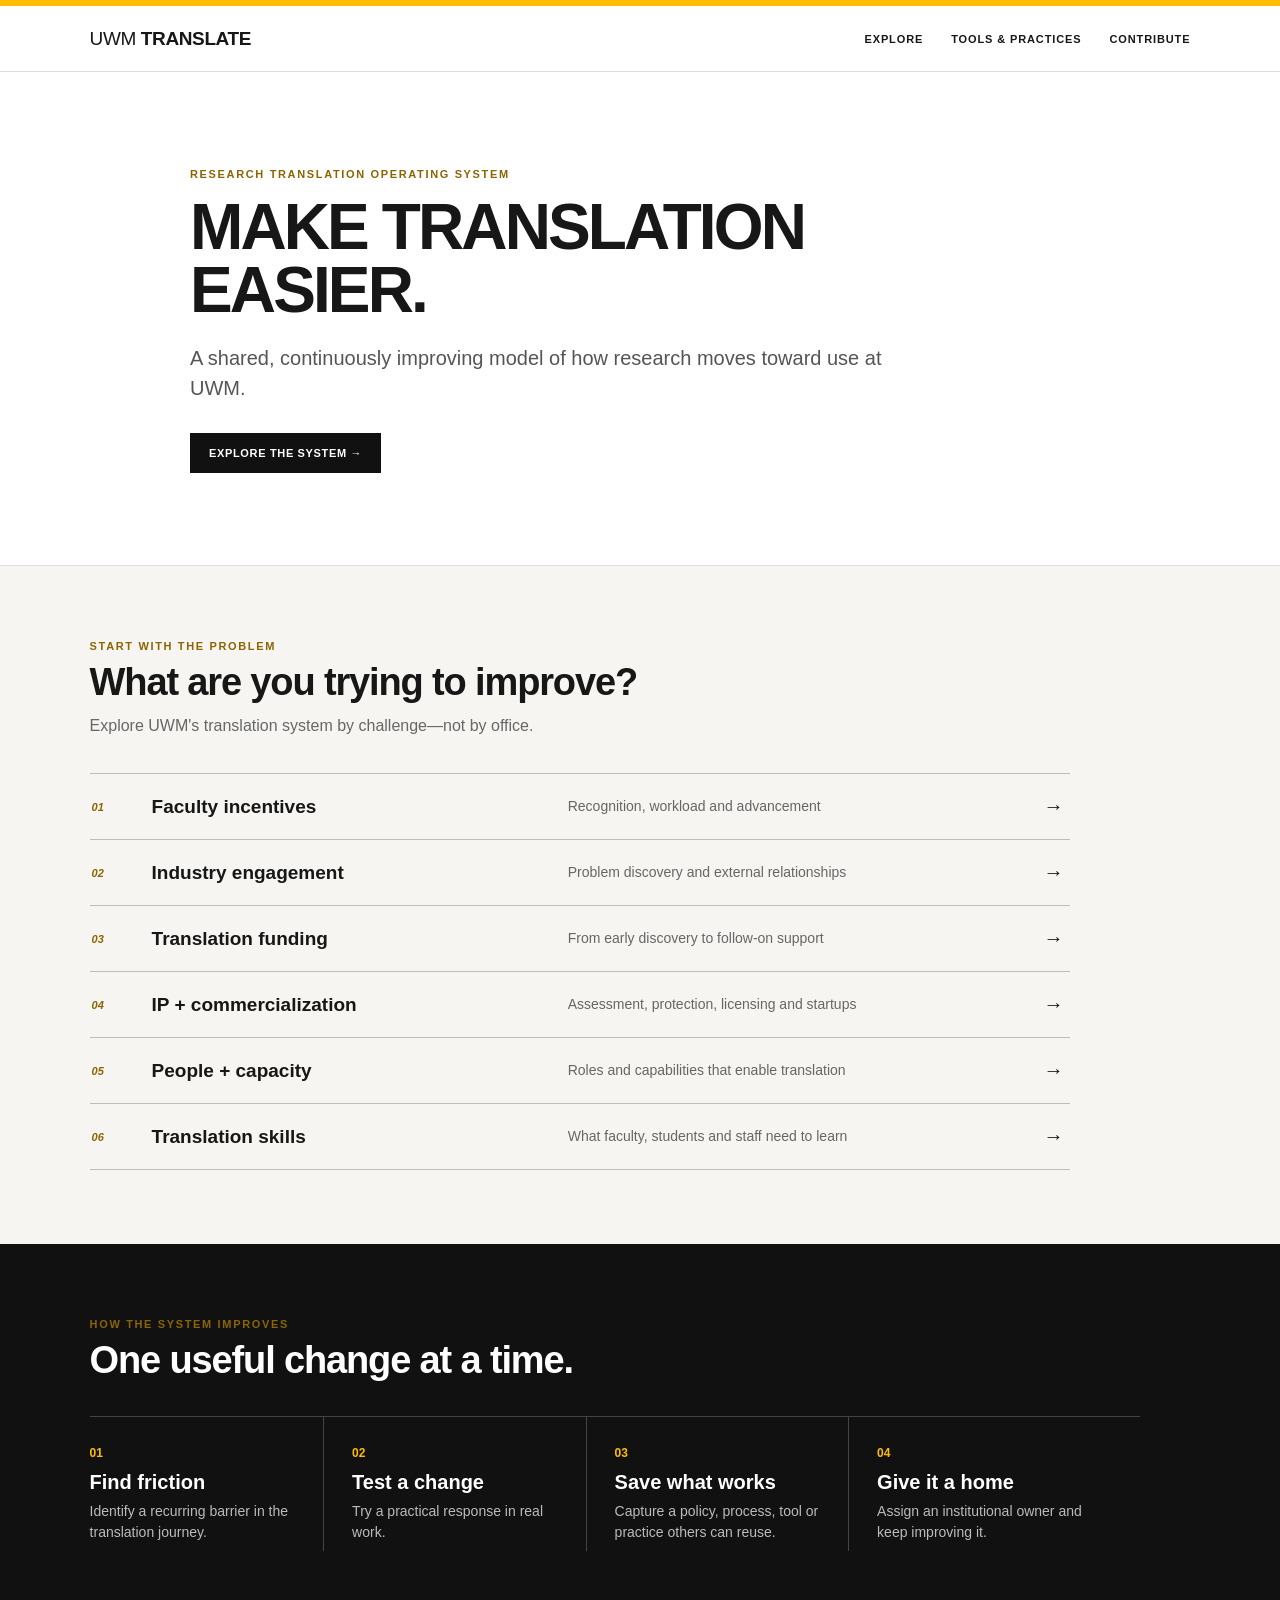
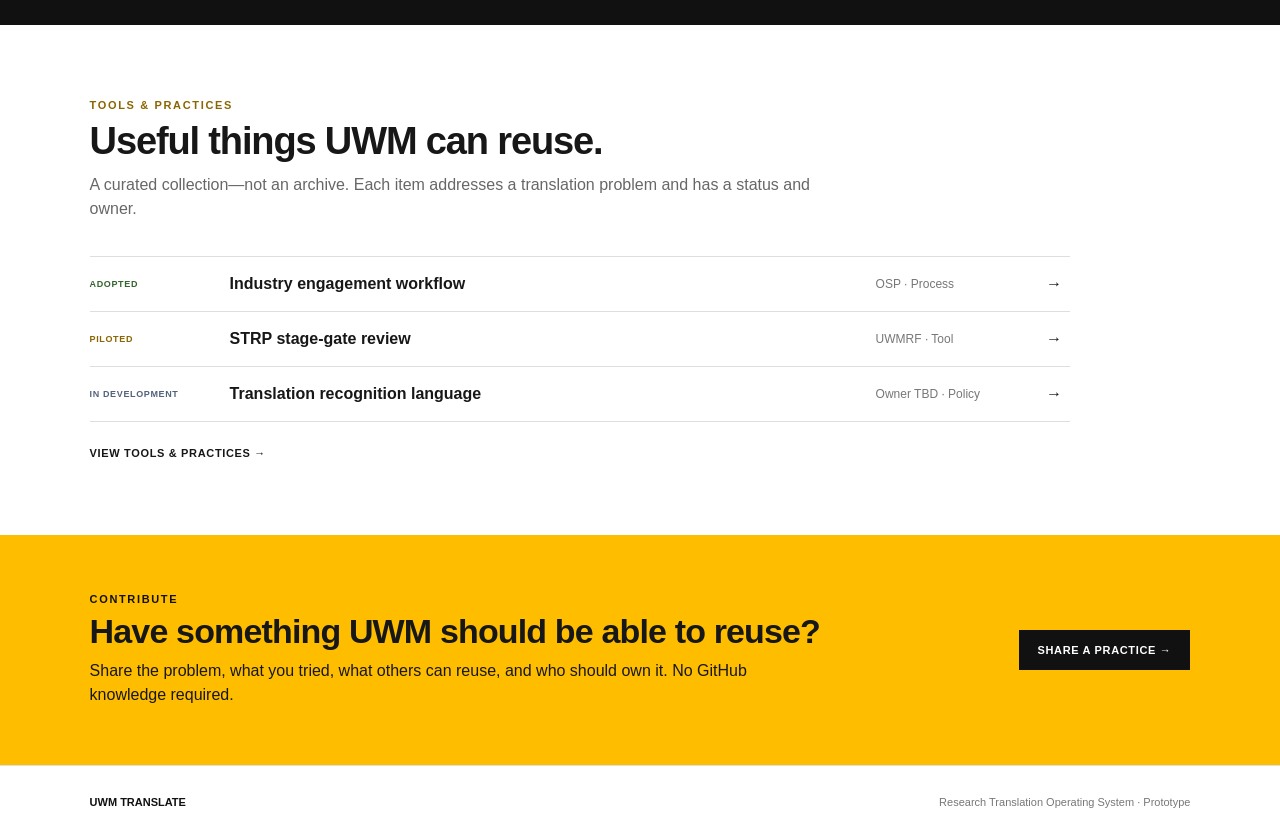
<file: index.html>
<!doctype html><html lang="en"><head><meta charset="utf-8"><meta name="viewport" content="width=device-width,initial-scale=1"><title>UWM TRANSLATE — Research Translation OS</title><link rel="stylesheet" href="styles.css"></head><body>
<header class="nav"><a class="brand" href="index.html">UWM <b>TRANSLATE</b></a><nav><a href="#explore">EXPLORE</a><a href="library.html">TOOLS & PRACTICES</a><a href="contribute.html">CONTRIBUTE</a></nav></header>
<main>
<section class="hero"><div class="wrap hero-inner"><div class="eyebrow">RESEARCH TRANSLATION OPERATING SYSTEM</div><h1>MAKE TRANSLATION<br>EASIER.</h1><p>A shared, continuously improving model of how research moves toward use at UWM.</p><a class="btn" href="#explore">EXPLORE THE SYSTEM →</a></div></section>
<section class="section soft" id="explore"><div class="wrap"><div class="section-head"><div class="eyebrow">START WITH THE PROBLEM</div><h2>What are you trying to improve?</h2><p>Explore UWM's translation system by challenge—not by office.</p></div><div class="domain-list">
<a href="domain.html?d=faculty"><i class="num">01</i><b>Faculty incentives</b><span>Recognition, workload and advancement</span><em>→</em></a>
<a href="domain.html?d=industry"><i class="num">02</i><b>Industry engagement</b><span>Problem discovery and external relationships</span><em>→</em></a>
<a href="domain.html?d=funding"><i class="num">03</i><b>Translation funding</b><span>From early discovery to follow-on support</span><em>→</em></a>
<a href="domain.html?d=ip"><i class="num">04</i><b>IP + commercialization</b><span>Assessment, protection, licensing and startups</span><em>→</em></a>
<a href="domain.html?d=capacity"><i class="num">05</i><b>People + capacity</b><span>Roles and capabilities that enable translation</span><em>→</em></a>
<a href="domain.html?d=skills"><i class="num">06</i><b>Translation skills</b><span>What faculty, students and staff need to learn</span><em>→</em></a>
</div></div></section>
<section class="section dark"><div class="wrap"><div class="section-head"><div class="eyebrow">HOW THE SYSTEM IMPROVES</div><h2>One useful change at a time.</h2></div><div class="process"><article><strong>01</strong><h3>Find friction</h3><p>Identify a recurring barrier in the translation journey.</p></article><article><strong>02</strong><h3>Test a change</h3><p>Try a practical response in real work.</p></article><article><strong>03</strong><h3>Save what works</h3><p>Capture a policy, process, tool or practice others can reuse.</p></article><article><strong>04</strong><h3>Give it a home</h3><p>Assign an institutional owner and keep improving it.</p></article></div></div></section>
<section class="section"><div class="wrap"><div class="section-head"><div class="eyebrow">TOOLS & PRACTICES</div><h2>Useful things UWM can reuse.</h2><p>A curated collection—not an archive. Each item addresses a translation problem and has a status and owner.</p></div><div class="artifact-list"><a href="library.html"><span class="status adopted">ADOPTED</span><b>Industry engagement workflow</b><small>OSP · Process</small><em>→</em></a><a href="library.html"><span class="status pilot">PILOTED</span><b>STRP stage-gate review</b><small>UWMRF · Tool</small><em>→</em></a><a href="library.html"><span class="status dev">IN DEVELOPMENT</span><b>Translation recognition language</b><small>Owner TBD · Policy</small><em>→</em></a></div><a class="text-link" href="library.html">VIEW TOOLS & PRACTICES →</a></div></section>
<section class="callout"><div class="wrap callout-inner"><div><div class="eyebrow" style="color:#111">CONTRIBUTE</div><h2>Have something UWM should be able to reuse?</h2><p>Share the problem, what you tried, what others can reuse, and who should own it. No GitHub knowledge required.</p></div><a class="btn" href="contribute.html">SHARE A PRACTICE →</a></div></section>
</main><footer class="footer"><b>UWM TRANSLATE</b><span>Research Translation Operating System · Prototype</span></footer></body></html>
</file>
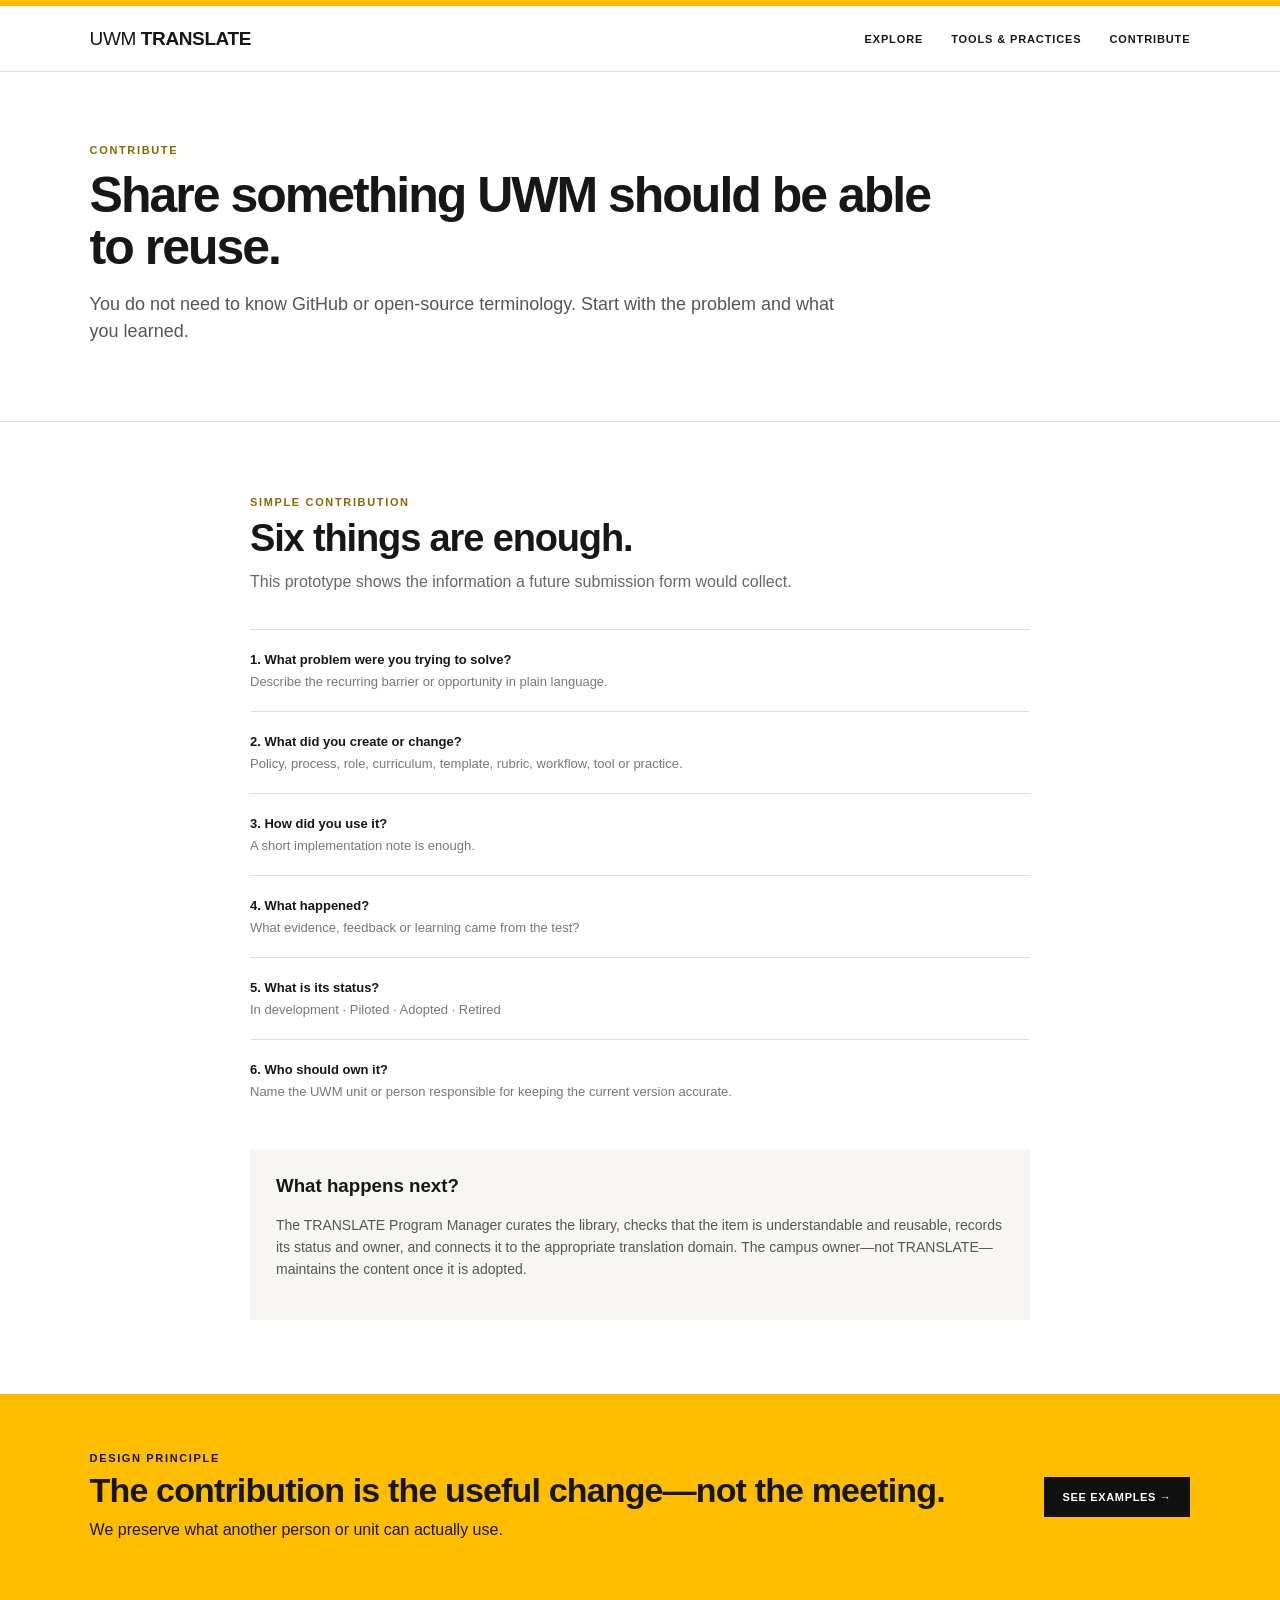
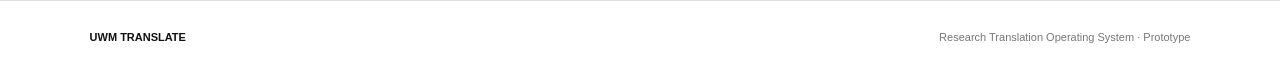
<file: contribute.html>
<!doctype html><html lang="en"><head><meta charset="utf-8"><meta name="viewport" content="width=device-width,initial-scale=1"><title>Contribute — UWM TRANSLATE</title><link rel="stylesheet" href="styles.css"></head><body>
<header class="nav"><a class="brand" href="index.html">UWM <b>TRANSLATE</b></a><nav><a href="index.html#explore">EXPLORE</a><a href="library.html">TOOLS & PRACTICES</a><a href="contribute.html">CONTRIBUTE</a></nav></header>
<main><section class="page-hero"><div class="wrap"><div class="eyebrow">CONTRIBUTE</div><h1>Share something UWM should be able to reuse.</h1><p>You do not need to know GitHub or open-source terminology. Start with the problem and what you learned.</p></div></section>
<section class="section"><div class="wrap form-shell"><div class="section-head"><div class="eyebrow">SIMPLE CONTRIBUTION</div><h2>Six things are enough.</h2><p>This prototype shows the information a future submission form would collect.</p></div>
<div class="form-row"><label>1. What problem were you trying to solve?</label><p>Describe the recurring barrier or opportunity in plain language.</p></div><div class="form-row"><label>2. What did you create or change?</label><p>Policy, process, role, curriculum, template, rubric, workflow, tool or practice.</p></div><div class="form-row"><label>3. How did you use it?</label><p>A short implementation note is enough.</p></div><div class="form-row"><label>4. What happened?</label><p>What evidence, feedback or learning came from the test?</p></div><div class="form-row"><label>5. What is its status?</label><p>In development · Piloted · Adopted · Retired</p></div><div class="form-row"><label>6. Who should own it?</label><p>Name the UWM unit or person responsible for keeping the current version accurate.</p></div>
<div class="example-box"><h3>What happens next?</h3><p>The TRANSLATE Program Manager curates the library, checks that the item is understandable and reusable, records its status and owner, and connects it to the appropriate translation domain. The campus owner—not TRANSLATE—maintains the content once it is adopted.</p></div>
</div></section><section class="callout"><div class="wrap callout-inner"><div><div class="eyebrow" style="color:#111">DESIGN PRINCIPLE</div><h2>The contribution is the useful change—not the meeting.</h2><p>We preserve what another person or unit can actually use.</p></div><a class="btn" href="library.html">SEE EXAMPLES →</a></div></section></main><footer class="footer"><b>UWM TRANSLATE</b><span>Research Translation Operating System · Prototype</span></footer></body></html>
</file>
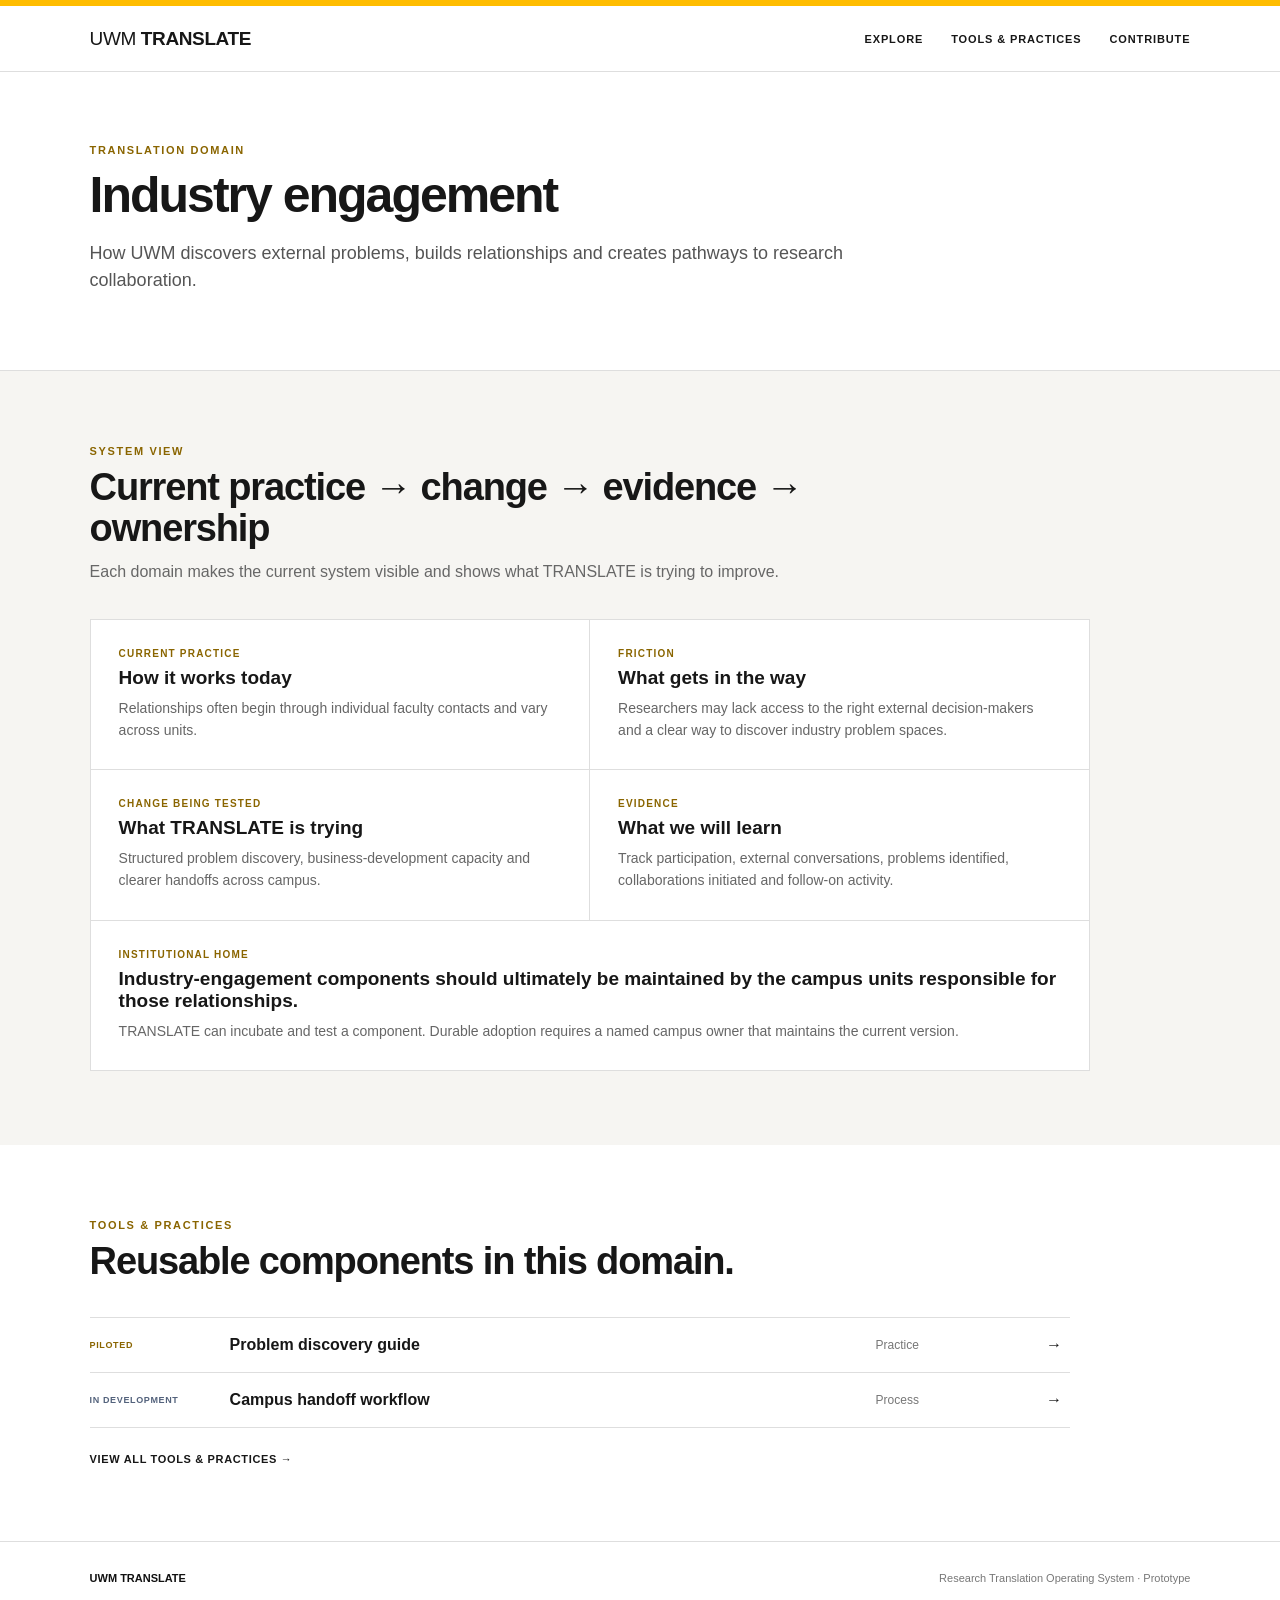
<file: domain.html>
<!doctype html><html lang="en"><head><meta charset="utf-8"><meta name="viewport" content="width=device-width,initial-scale=1"><title>Explore — UWM TRANSLATE</title><link rel="stylesheet" href="styles.css"></head><body>
<header class="nav"><a class="brand" href="index.html">UWM <b>TRANSLATE</b></a><nav><a href="index.html#explore">EXPLORE</a><a href="library.html">TOOLS & PRACTICES</a><a href="contribute.html">CONTRIBUTE</a></nav></header>
<main><section class="page-hero"><div class="wrap"><div class="eyebrow">TRANSLATION DOMAIN</div><h1 id="title">Industry engagement</h1><p id="intro">How UWM discovers external problems, builds relationships and creates pathways to research collaboration.</p></div></section>
<section class="section soft"><div class="wrap"><div class="section-head"><div class="eyebrow">SYSTEM VIEW</div><h2>Current practice → change → evidence → ownership</h2><p>Each domain makes the current system visible and shows what TRANSLATE is trying to improve.</p></div><div class="system-grid"><article><div class="label">CURRENT PRACTICE</div><h3 id="currentH">How it works today</h3><p id="current">Relationships often begin through individual faculty contacts and vary across units.</p></article><article><div class="label">FRICTION</div><h3>What gets in the way</h3><p id="friction">Researchers may lack access to the right external decision-makers and a clear way to discover industry problem spaces.</p></article><article><div class="label">CHANGE BEING TESTED</div><h3>What TRANSLATE is trying</h3><p id="change">Structured problem discovery, business-development capacity and clearer handoffs across campus.</p></article><article><div class="label">EVIDENCE</div><h3>What we will learn</h3><p id="evidence">Track participation, external conversations, problems identified, collaborations initiated and follow-on activity.</p></article><article class="wide"><div class="label">INSTITUTIONAL HOME</div><h3 id="owner">Ownership should move to the unit closest to the work.</h3><p>TRANSLATE can incubate and test a component. Durable adoption requires a named campus owner that maintains the current version.</p></article></div></div></section>
<section class="section"><div class="wrap"><div class="section-head"><div class="eyebrow">TOOLS & PRACTICES</div><h2>Reusable components in this domain.</h2></div><div class="artifact-list"><a href="library.html"><span class="status pilot">PILOTED</span><b id="artifact1">Problem discovery guide</b><small>Practice</small><em>→</em></a><a href="library.html"><span class="status dev">IN DEVELOPMENT</span><b id="artifact2">Campus handoff workflow</b><small>Process</small><em>→</em></a></div><a class="text-link" href="library.html">VIEW ALL TOOLS & PRACTICES →</a></div></section></main>
<footer class="footer"><b>UWM TRANSLATE</b><span>Research Translation Operating System · Prototype</span></footer>
<script>
const data={faculty:{title:'Faculty incentives',intro:'How UWM recognizes and supports research translation as part of academic work.',current:'Translation activities are recognized unevenly across units and may be difficult to see in existing academic structures.',friction:'Researchers may perceive translation as additional work that competes with established measures of academic success.',change:'Test recognition language, faculty fellow models and practical ways to make translation activity visible.',evidence:'Track adoption, faculty participation, governance feedback and continued use of successful approaches.',owner:'Long-term ownership should sit with the appropriate academic and governance structures.',a1:'Translation recognition language',a2:'Faculty Fellow model'},industry:{title:'Industry engagement',intro:'How UWM discovers external problems, builds relationships and creates pathways to research collaboration.',current:'Relationships often begin through individual faculty contacts and vary across units.',friction:'Researchers may lack access to the right external decision-makers and a clear way to discover industry problem spaces.',change:'Structured problem discovery, business-development capacity and clearer handoffs across campus.',evidence:'Track participation, external conversations, problems identified, collaborations initiated and follow-on activity.',owner:'Industry-engagement components should ultimately be maintained by the campus units responsible for those relationships.',a1:'Problem discovery guide',a2:'Campus handoff workflow'},funding:{title:'Translation funding',intro:'How promising research moves from early exploration toward validation and follow-on support.',current:'Multiple funding pathways exist, but researchers may not see how they connect or what evidence is needed for the next step.',friction:'Projects can stall between research funding, proof-of-concept work and larger translational opportunities.',change:'Create clearer pathways, stage gates and links among I-Corps, STRPs and external translational funding.',evidence:'Track progression between programs, milestones reached and follow-on funding.',owner:'Funding pathways should be maintained by the units that administer and connect the relevant programs.',a1:'Translation pathway map',a2:'Readiness rubric'},ip:{title:'IP + commercialization',intro:'How UWM assesses opportunities and moves appropriate discoveries toward licensing, startups or other adoption pathways.',current:'IP and commercialization support exists, but researchers may engage at different points and with different expectations.',friction:'Teams may need earlier opportunity assessment, market evidence and clearer commercialization decision points.',change:'Connect scouting, customer discovery, IP assessment and commercialization support earlier in the translation process.',evidence:'Track disclosures, assessments, licenses, startups, partnerships and follow-on commercialization activity.',owner:'Commercialization artifacts should be maintained by UWMRF and other responsible units.',a1:'Opportunity assessment template',a2:'Commercialization decision guide'},capacity:{title:'People + capacity',intro:'How UWM builds the human capacity needed to move research toward use.',current:'Translation expertise is distributed and often depends on individual relationships or temporary project capacity.',friction:'Faculty teams may lack time, business-development support, mentoring or people who can bridge research and external use.',change:'Test Fellows, postdocs, graduate assistants, mentors and business-development roles around real translation work.',evidence:'Track utilization, outcomes, role persistence and whether successful capacity is absorbed by campus units.',owner:'Successful roles should migrate to the UWM unit that needs and can sustain the capacity.',a1:'Translation role descriptions',a2:'Mentor engagement model'},skills:{title:'Translation skills',intro:'How faculty, students and staff build practical capabilities for research translation.',current:'Relevant training exists in multiple places, but it is not always connected into a coherent learning pathway.',friction:'Researchers may not know which skills they need, when they need them, or where to find appropriate support.',change:'Build a modular pathway around discovery, industry engagement, translation strategy and commercialization.',evidence:'Track participation, application of skills in projects and reuse of curriculum across campus.',owner:'Curriculum should ultimately be maintained by the units that continue to deliver it.',a1:'Research Translation Fundamentals',a2:'Industry Connect curriculum'}};
const key=new URLSearchParams(location.search).get('d')||'industry',x=data[key]||data.industry;document.title=x.title+' — UWM TRANSLATE';document.getElementById('title').textContent=x.title;document.getElementById('intro').textContent=x.intro;document.getElementById('current').textContent=x.current;document.getElementById('friction').textContent=x.friction;document.getElementById('change').textContent=x.change;document.getElementById('evidence').textContent=x.evidence;document.getElementById('owner').textContent=x.owner;document.getElementById('artifact1').textContent=x.a1;document.getElementById('artifact2').textContent=x.a2;
</script></body></html>
</file>
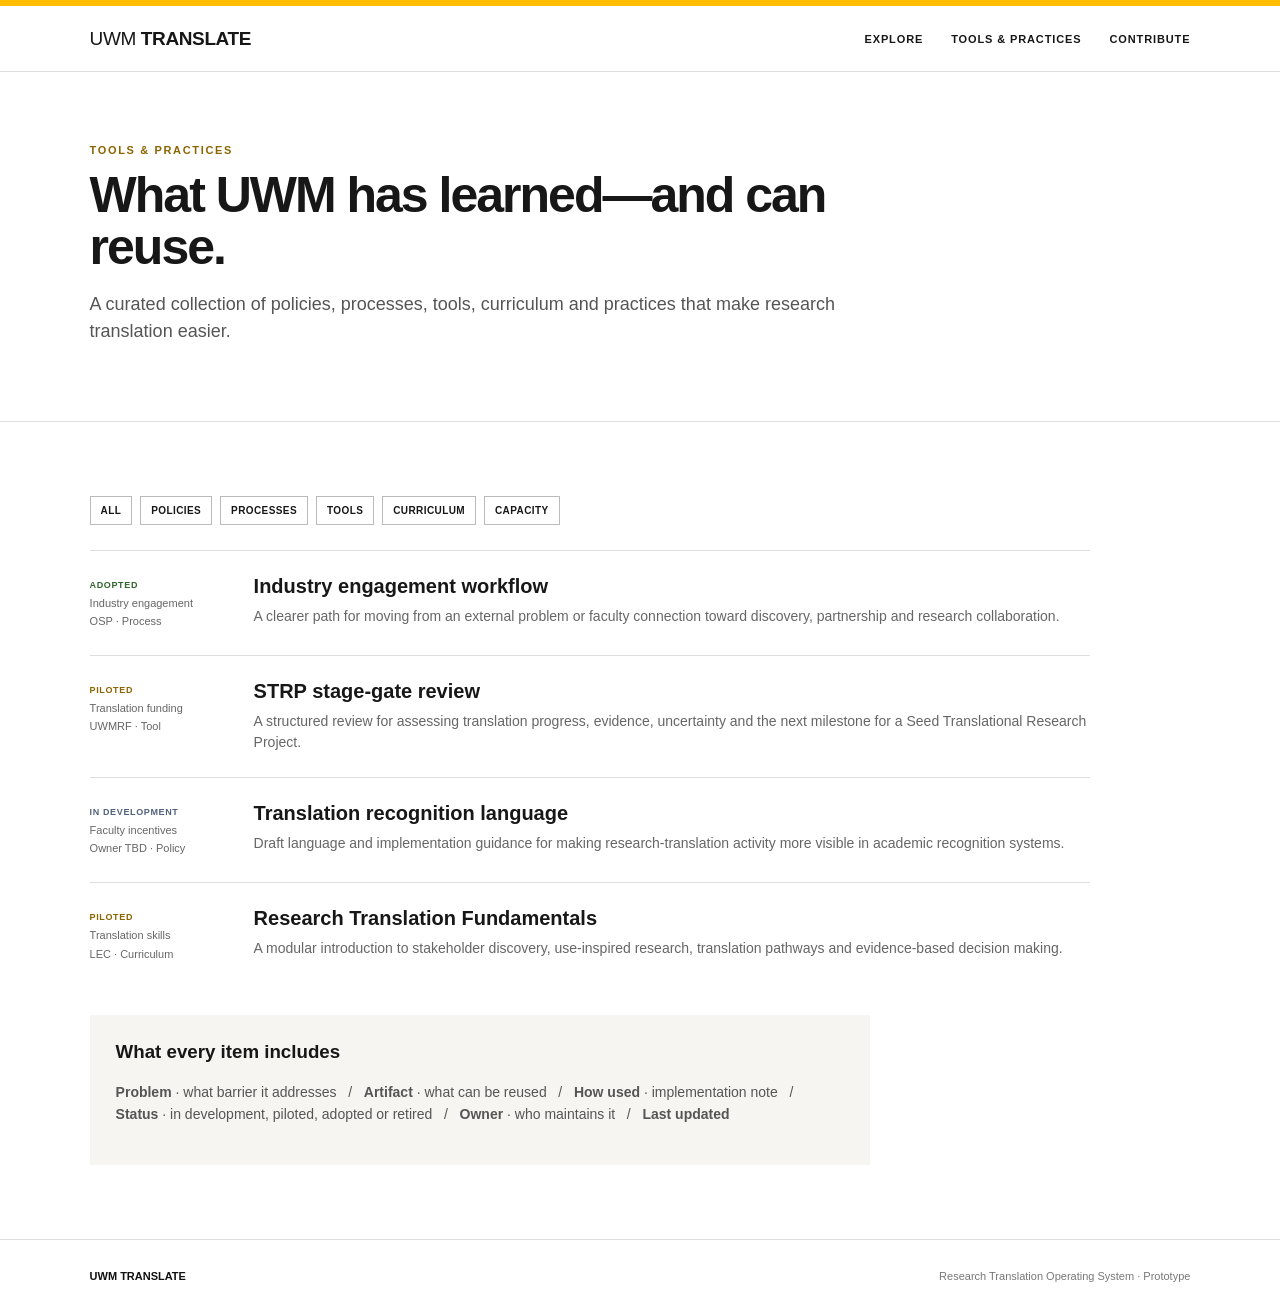
<file: library.html>
<!doctype html><html lang="en"><head><meta charset="utf-8"><meta name="viewport" content="width=device-width,initial-scale=1"><title>Tools & Practices — UWM TRANSLATE</title><link rel="stylesheet" href="styles.css"></head><body>
<header class="nav"><a class="brand" href="index.html">UWM <b>TRANSLATE</b></a><nav><a href="index.html#explore">EXPLORE</a><a href="library.html">TOOLS & PRACTICES</a><a href="contribute.html">CONTRIBUTE</a></nav></header>
<main><section class="page-hero"><div class="wrap"><div class="eyebrow">TOOLS & PRACTICES</div><h1>What UWM has learned—and can reuse.</h1><p>A curated collection of policies, processes, tools, curriculum and practices that make research translation easier.</p></div></section>
<section class="section"><div class="wrap"><div class="library-filter"><span class="chip">ALL</span><span class="chip">POLICIES</span><span class="chip">PROCESSES</span><span class="chip">TOOLS</span><span class="chip">CURRICULUM</span><span class="chip">CAPACITY</span></div>
<div class="artifact-card"><div class="artifact-meta"><span class="status adopted">ADOPTED</span><br>Industry engagement<br>OSP · Process</div><div><h3>Industry engagement workflow</h3><p>A clearer path for moving from an external problem or faculty connection toward discovery, partnership and research collaboration.</p></div></div>
<div class="artifact-card"><div class="artifact-meta"><span class="status pilot">PILOTED</span><br>Translation funding<br>UWMRF · Tool</div><div><h3>STRP stage-gate review</h3><p>A structured review for assessing translation progress, evidence, uncertainty and the next milestone for a Seed Translational Research Project.</p></div></div>
<div class="artifact-card"><div class="artifact-meta"><span class="status dev">IN DEVELOPMENT</span><br>Faculty incentives<br>Owner TBD · Policy</div><div><h3>Translation recognition language</h3><p>Draft language and implementation guidance for making research-translation activity more visible in academic recognition systems.</p></div></div>
<div class="artifact-card"><div class="artifact-meta"><span class="status pilot">PILOTED</span><br>Translation skills<br>LEC · Curriculum</div><div><h3>Research Translation Fundamentals</h3><p>A modular introduction to stakeholder discovery, use-inspired research, translation pathways and evidence-based decision making.</p></div></div>
<div class="example-box"><h3>What every item includes</h3><p><b>Problem</b> · what barrier it addresses &nbsp; / &nbsp; <b>Artifact</b> · what can be reused &nbsp; / &nbsp; <b>How used</b> · implementation note &nbsp; / &nbsp; <b>Status</b> · in development, piloted, adopted or retired &nbsp; / &nbsp; <b>Owner</b> · who maintains it &nbsp; / &nbsp; <b>Last updated</b></p></div>
</div></section></main><footer class="footer"><b>UWM TRANSLATE</b><span>Research Translation Operating System · Prototype</span></footer></body></html>
</file>
<file: styles.css>
:root{--gold:#ffbd00;--black:#111;--ink:#171717;--muted:#676767;--line:#dedede;--soft:#f6f5f2;--white:#fff}*{box-sizing:border-box}html{scroll-behavior:smooth}body{margin:0;font-family:Arial,Helvetica,sans-serif;color:var(--ink);background:var(--white)}a{color:inherit}.nav{height:72px;display:flex;align-items:center;justify-content:space-between;padding:0 7vw;border-top:6px solid var(--gold);border-bottom:1px solid var(--line);background:#fff}.brand{text-decoration:none;font-size:19px;letter-spacing:-.02em}.brand b{font-weight:800}.nav nav{display:flex;gap:28px}.nav nav a{text-decoration:none;font-size:11px;font-weight:800;letter-spacing:.08em}.nav nav a:hover{border-bottom:2px solid var(--gold);padding-bottom:4px}.wrap{max-width:1180px;margin:0 auto}.hero{padding:96px 7vw 92px;border-bottom:1px solid var(--line)}.hero-inner{max-width:900px}.eyebrow{font-size:11px;font-weight:800;letter-spacing:.15em;text-transform:uppercase;color:#8a6500}.hero h1{font-size:64px;line-height:.98;letter-spacing:-.045em;margin:16px 0 22px;max-width:820px}.hero p{font-size:20px;line-height:1.5;color:#555;max-width:700px;margin:0 0 30px}.btn{display:inline-block;text-decoration:none;background:#111;color:#fff;padding:13px 18px;font-size:11px;font-weight:800;letter-spacing:.06em;border:1px solid #111}.btn.alt{background:#fff;color:#111}.section{padding:74px 7vw}.section.soft{background:var(--soft)}.section.dark{background:#111;color:#fff}.section-head{max-width:760px;margin-bottom:34px}.section-head h2{font-size:38px;line-height:1.1;letter-spacing:-.03em;margin:10px 0}.section-head p{font-size:16px;line-height:1.55;color:var(--muted);margin:0}.dark .section-head p{color:#bbb}.domain-list{max-width:980px;border-top:1px solid #bdbdbd}.domain-list a{display:grid;grid-template-columns:42px 1fr 1.15fr 24px;gap:18px;align-items:center;padding:21px 2px;border-bottom:1px solid #bdbdbd;text-decoration:none;transition:.15s}.domain-list a:hover{padding-left:10px;background:rgba(255,255,255,.45)}.domain-list .num{font-size:11px;font-weight:800;color:#8a6500}.domain-list b{font-size:19px}.domain-list span{font-size:14px;line-height:1.4;color:#666}.domain-list em{font-style:normal;font-size:20px}.process{display:grid;grid-template-columns:repeat(4,1fr);gap:0;max-width:1050px;border-top:1px solid #444}.process article{padding:26px 28px 8px 0;border-right:1px solid #444;margin-right:28px}.process article:last-child{border-right:0}.process strong{color:var(--gold);font-size:12px}.process h3{font-size:20px;margin:10px 0 7px}.process p{font-size:14px;line-height:1.5;color:#bbb;margin:0}.artifact-list{max-width:980px;border-top:1px solid var(--line)}.artifact-list a{display:grid;grid-template-columns:120px 1fr 150px 24px;gap:20px;align-items:center;padding:18px 0;border-bottom:1px solid var(--line);text-decoration:none}.artifact-list b{font-size:16px}.artifact-list small{font-size:12px;color:#777}.status{font-size:9px;font-weight:800;letter-spacing:.07em}.status.adopted{color:#32652d}.status.pilot{color:#8a6500}.status.dev{color:#53627c}.text-link{display:inline-block;margin-top:25px;text-decoration:none;font-size:11px;font-weight:800;letter-spacing:.06em}.callout{padding:58px 7vw;background:var(--gold)}.callout-inner{display:flex;align-items:center;justify-content:space-between;gap:50px}.callout h2{font-size:34px;letter-spacing:-.025em;margin:7px 0 8px}.callout p{max-width:680px;font-size:16px;line-height:1.5;margin:0}.page-hero{padding:72px 7vw 58px;border-bottom:1px solid var(--line)}.page-hero h1{font-size:50px;letter-spacing:-.04em;line-height:1.03;margin:14px 0 18px;max-width:850px}.page-hero p{font-size:18px;line-height:1.5;color:#555;max-width:760px}.system-grid{display:grid;grid-template-columns:1fr 1fr;gap:1px;background:var(--line);border:1px solid var(--line);max-width:1000px}.system-grid article{background:#fff;padding:28px}.system-grid h3{font-size:19px;margin:0 0 9px}.system-grid p{font-size:14px;line-height:1.55;color:#666;margin:0}.system-grid .wide{grid-column:1/-1}.label{font-size:10px;font-weight:800;letter-spacing:.12em;color:#8a6500;margin-bottom:8px}.coverage{max-width:1000px;border-top:2px solid #111}.coverage-row{display:grid;grid-template-columns:1.6fr repeat(4,.8fr);gap:10px;padding:14px 8px;border-bottom:1px solid var(--line);font-size:13px;align-items:center}.coverage-row.header{font-size:10px;font-weight:800;letter-spacing:.05em;background:#f5f5f5}.dot{font-weight:800}.library-filter{display:flex;gap:8px;flex-wrap:wrap;margin-bottom:25px}.chip{border:1px solid #bbb;padding:8px 10px;font-size:10px;font-weight:800;letter-spacing:.04em;background:#fff}.artifact-card{max-width:1000px;padding:24px 0;border-top:1px solid var(--line);display:grid;grid-template-columns:140px 1fr;gap:24px}.artifact-card:last-child{border-bottom:1px solid var(--line)}.artifact-card h3{margin:0 0 8px;font-size:20px}.artifact-card p{margin:0;color:#666;font-size:14px;line-height:1.5}.artifact-meta{font-size:11px;line-height:1.7;color:#666}.form-shell{max-width:780px}.form-row{padding:22px 0;border-top:1px solid var(--line)}.form-row:last-child{border-bottom:1px solid var(--line)}.form-row label{display:block;font-size:13px;font-weight:800;margin-bottom:7px}.form-row p{font-size:13px;color:#777;margin:0}.example-box{background:var(--soft);padding:26px;max-width:780px;margin-top:28px}.example-box h3{margin-top:0}.example-box p{font-size:14px;line-height:1.55;color:#555}.footer{padding:30px 7vw;border-top:1px solid var(--line);display:flex;justify-content:space-between;gap:20px;font-size:11px;color:#777}.footer b{color:#111}@media(max-width:820px){.nav{padding:0 5vw}.nav nav{gap:13px}.nav nav a{font-size:9px}.hero,.section,.page-hero,.callout{padding-left:6vw;padding-right:6vw}.hero h1{font-size:46px}.page-hero h1{font-size:40px}.domain-list a{grid-template-columns:34px 1fr 22px}.domain-list span{grid-column:2/3}.process{grid-template-columns:1fr 1fr}.process article:nth-child(2){border-right:0}.artifact-list a{grid-template-columns:1fr 24px}.artifact-list .status,.artifact-list small{grid-column:1/2}.callout-inner{display:block}.callout .btn{margin-top:22px}.system-grid{grid-template-columns:1fr}.system-grid .wide{grid-column:auto}.coverage-row{grid-template-columns:1.4fr repeat(2,.7fr)}.coverage-row>*:nth-child(4),.coverage-row>*:nth-child(5){display:none}.artifact-card{grid-template-columns:1fr}.footer{display:block}.footer span{display:block;margin-top:6px}}
</file>
